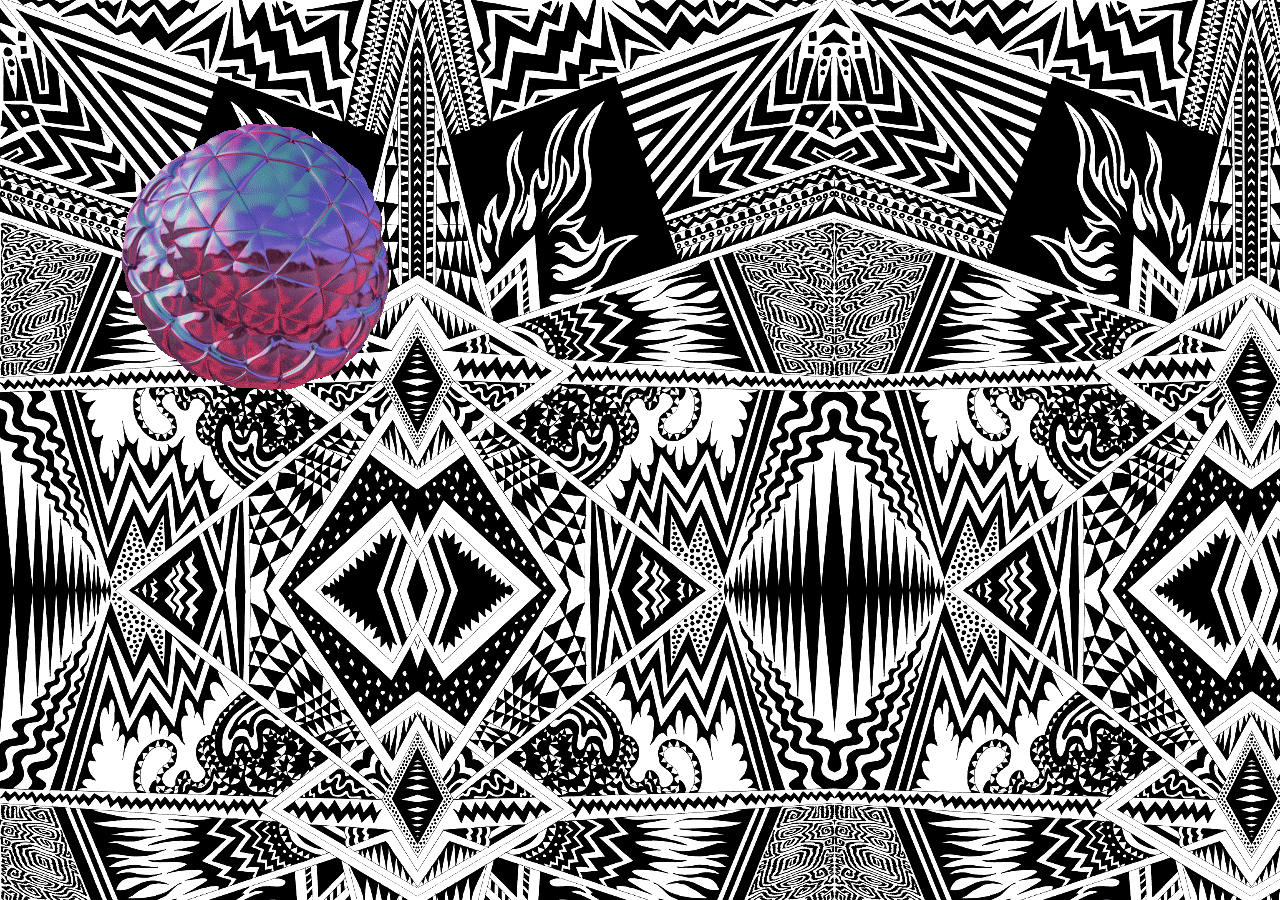
<file: www/index.html>
<!DOCTYPE html>
    <html>
        <head>

<link rel="stylesheet" type="text/css" href="css/estilos.css">
<meta name="viewport" content="width=device-width, user-scalable=no">
<title>Css Animacion</title>
</head>

<body>
 <div class="frente"><img src="img/giphy.gif">
 </div>
 <div class="piso"></div>

</body> 
</html>
</file>
<file: www/css/estilos.css>
body
{background-image: url(../img/BN.jpg);
	background-position: 0 0;
	animation:fondo 20% linear infinite;
	-webkit-animation:fondo 20% linear infinite;
}

@media(max-width: 420px){
	.frente img{
		width: 50%;
	}

	.piso{
		height: 50px;
	}

	body{
		background-size: 770px 450px;
	}


@keyframe fondo {
	from{background-position: 1440px 0px;}
	to{background-position: 0px 0px;}
} 
@-webkit-keyframe fondo {
	from{background-position: 1440px 0px;}
	to{background-position: 0px 0px;}
} 

.frente{
position: absolute;
bottom: 0;
left: 40%;
z-index:10;


animation:pajarin 1% alternate infinite;
-webkit-animation:pajarin 1% alternate infinite;
}

@keyframes pajarin {
	from{bottom:0;}
	to{bottom:10px;}

}
@-webkit-keyframes pajarin {
	from{bottom:0;}
	to{bottom:10px;}

}

.piso{
position: absolute;
width: 100%;
bottom: 0;
height:100 px;
background-color:gray;
}
</file>
